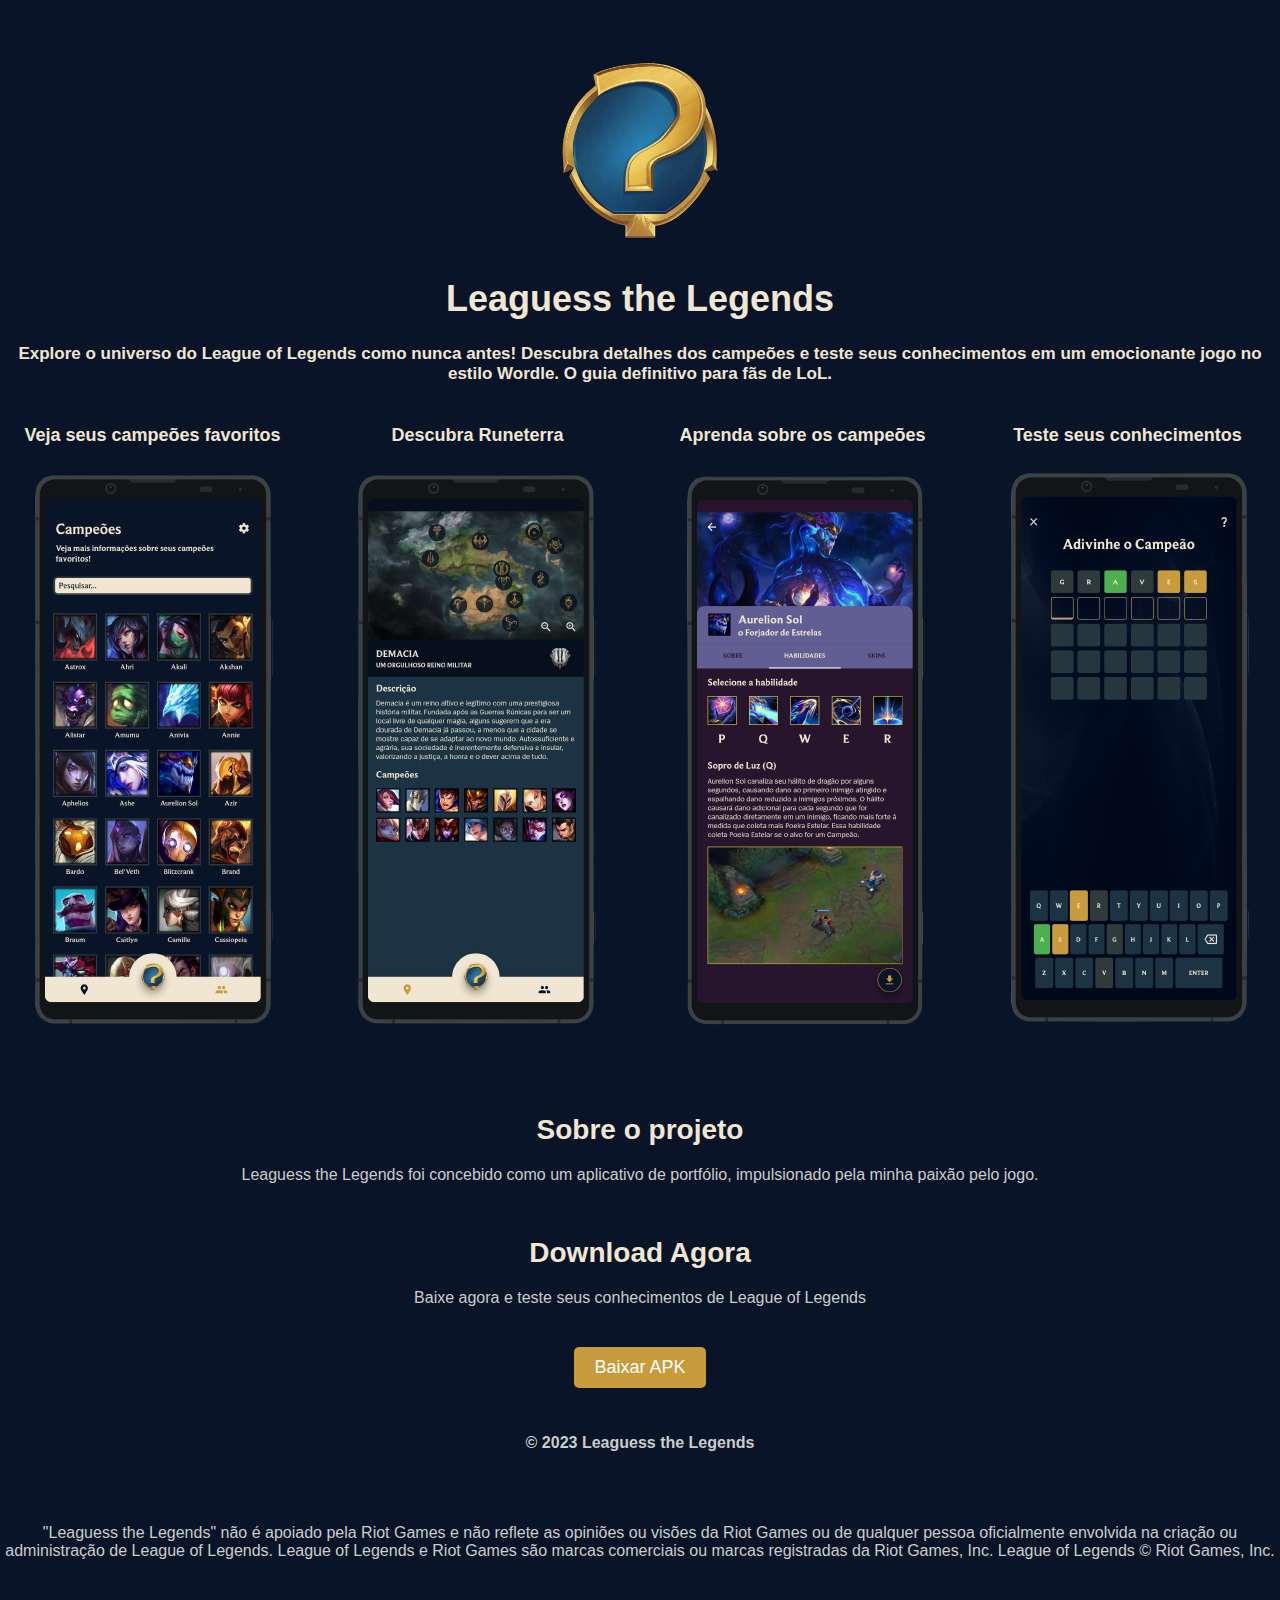
<file: index.html>
<!DOCTYPE html>
<html lang="pt-BR">

<head>
  <meta charset="UTF-8">
  <meta name="viewport" content="width=device-width, initial-scale=1.0">
  <title>Leaguess the Legends</title>
  <link rel="stylesheet" href="styles.css">
</head>

<body>
  <header>
    <img src="assets/app_logo.png" alt="" width="200">
    <h1>Leaguess the Legends</h1>
    <h4>Explore o universo do League of Legends como nunca antes! Descubra detalhes dos campeões e teste seus
      conhecimentos em um emocionante jogo no estilo Wordle. O guia definitivo para fãs de LoL.</h4>
    <div class="grid-container">
      <div class="grid-item">
        <p>Veja seus campeões favoritos</p>
        <img src="assets/1.png" alt="Imagem 1">
      </div>
      <div class="grid-item">
        <p>Descubra Runeterra</p>
        <img src="assets/2.png" alt="Imagem 2">
      </div>
      <div class="grid-item">
        <p>Aprenda sobre os campeões</p>
        <img src="assets/4.png" alt="Imagem 4">
      </div>
      <div class="grid-item">
        <p>Teste seus conhecimentos</p>
        <img src="assets/3.png" alt="Imagem 3">
      </div>
    </div>
  </header>
  <section id="about">
    <div class="about-content">
      <h2>Sobre o projeto</h2>
      <p>Leaguess the Legends foi concebido como um aplicativo de portfólio, impulsionado pela minha paixão pelo jogo.
      </p>

    </div>
  </section>

  <section id="download">
    <div class="download-content">
      <h2>Download Agora</h2>
      <p>Baixe agora e teste seus conhecimentos de League of Legends</p>
      <a href="https://drive.google.com/file/d/1QovEvfVCJqgyzWWQu04dkp644U2xrV01/view?usp=sharing" target="_blank"
        class="download-button">Baixar APK</a>
    </div>
  </section>

  <footer>
    <p><b>&copy; 2023 Leaguess the Legends</b></p>
    <br>
    <br>
    <p>"Leaguess the Legends" não é apoiado pela Riot Games e não reflete as opiniões ou visões da Riot Games ou de
      qualquer pessoa oficialmente envolvida na criação ou administração de League of Legends. League of Legends e Riot
      Games são marcas comerciais ou marcas registradas da Riot Games, Inc. League of Legends © Riot Games, Inc.</p>
  </footer>
</body>

</html>
</file>
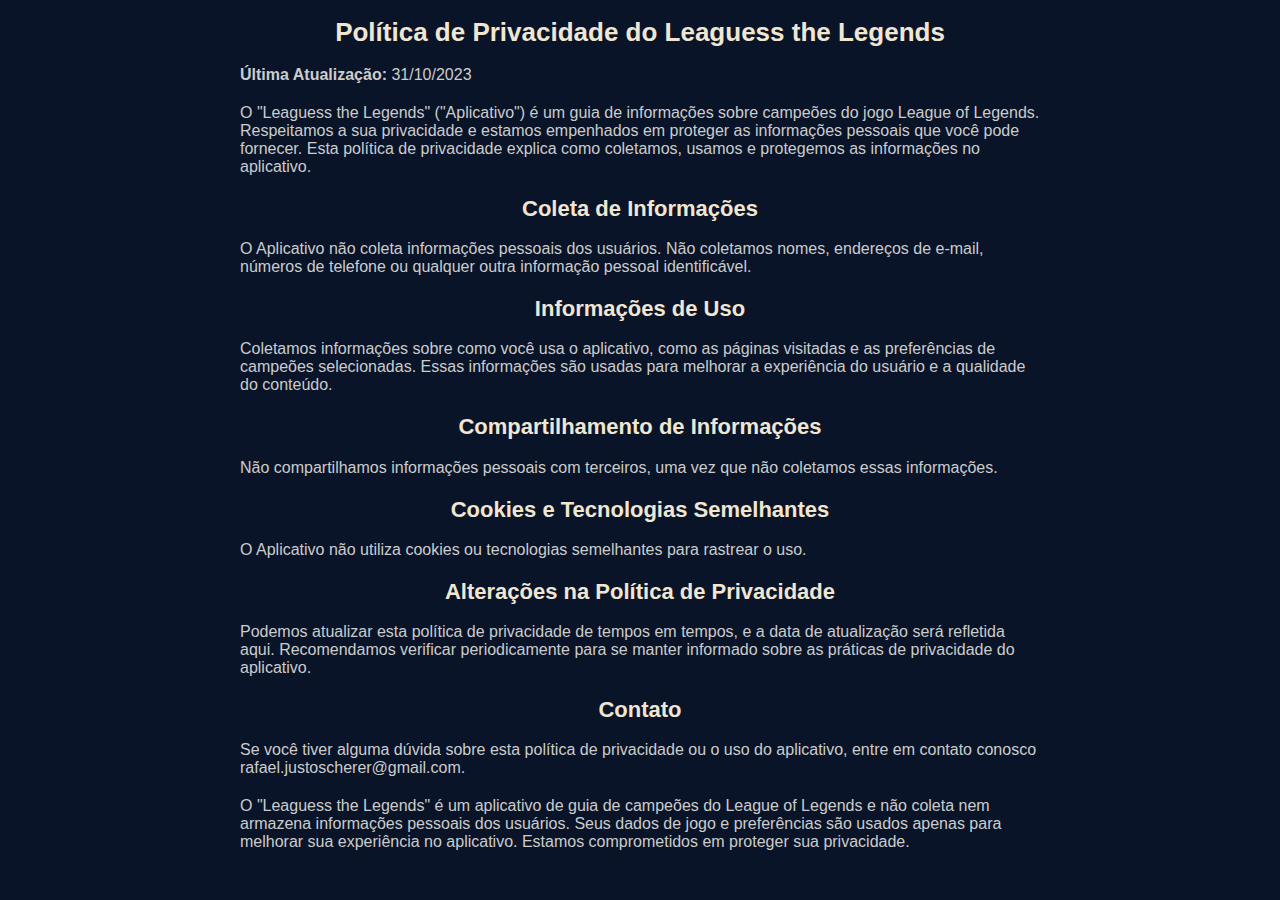
<file: politics.html>
<!DOCTYPE html>
<html>

<head>
  <meta charset="UTF-8">
  <title>Política de Privacidade - Leaguess the Legends</title>
  <link rel="stylesheet" href="politics_style.css">


</head>

<body>
  <div class="body-div"></div>
  <h1>Política de Privacidade do Leaguess the Legends</h1>

  <p><strong>Última Atualização:</strong> 31/10/2023</p>

  <p>O "Leaguess the Legends" ("Aplicativo") é um guia de informações sobre campeões do jogo League of Legends.
    Respeitamos a sua privacidade e estamos empenhados em proteger as informações pessoais que você pode fornecer. Esta
    política de privacidade explica como coletamos, usamos e protegemos as informações no aplicativo.</p>

  <h2>Coleta de Informações</h2>
  <p>O Aplicativo não coleta informações pessoais dos usuários. Não coletamos nomes, endereços de e-mail, números de
    telefone ou qualquer outra informação pessoal identificável.</p>

  <h2>Informações de Uso</h2>
  <p>Coletamos informações sobre como você usa o aplicativo, como as páginas visitadas e as preferências de campeões
    selecionadas. Essas informações são usadas para melhorar a experiência do usuário e a qualidade do conteúdo.</p>

  <h2>Compartilhamento de Informações</h2>
  <p>Não compartilhamos informações pessoais com terceiros, uma vez que não coletamos essas informações.</p>

  <h2>Cookies e Tecnologias Semelhantes</h2>
  <p>O Aplicativo não utiliza cookies ou tecnologias semelhantes para rastrear o uso.</p>

  <h2>Alterações na Política de Privacidade</h2>
  <p>Podemos atualizar esta política de privacidade de tempos em tempos, e a data de atualização será refletida aqui.
    Recomendamos verificar periodicamente para se manter informado sobre as práticas de privacidade do aplicativo.</p>

  <h2>Contato</h2>
  <p>Se você tiver alguma dúvida sobre esta política de privacidade ou o uso do aplicativo, entre em contato conosco
    rafael.justoscherer@gmail.com.</p>

  <p>O "Leaguess the Legends" é um aplicativo de guia de campeões do League of Legends e não coleta nem armazena
    informações pessoais dos usuários. Seus dados de jogo e preferências são usados apenas para melhorar sua experiência
    no aplicativo. Estamos comprometidos em proteger sua privacidade.</p>
  </div>
</body>

</html>
</file>
<file: styles.css>
body {
  font-family: Arial, sans-serif;
  background-color: #091428;
  /* Cor de fundo inspirada no League of Legends */
  margin: 0;
  padding: 0;
  color: #fff;
  /* Cor do texto principal */
}

header {
  background-color: #091428;
  /* Cor de destaque do League of Legends */
  text-align: center;
  padding: 50px 0;
}

h1 {
  font-size: 36px;
  color: #f0e6d2;
}

p {
  font-size: 18px;
  margin-bottom: 20px;
  color: #ccc;
}

.download-button {
  display: inline-block;
  padding: 10px 20px;
  background-color: #C89B3C;
  /* Cor de destaque do League of Legends */
  color: #fff;
  text-decoration: none;
  border-radius: 5px;
  font-size: 18px;
  margin-top: 20px;
  transition: background-color 0.3s ease;
}

.download-button:hover {
  background-color: #e5b866;
  /* Cor de destaque do League of Legends - hover */
}

section {
  text-align: center;
  padding: 0px 0;
}

section h2 {
  font-size: 28px;
  margin-bottom: 20px;
  color: #f0e6d2;
  /* Cor de destaque do League of Legends */
}

#download {
  background-color: #091428;
  /* Cor de fundo para a seção de download */
}

#download .download-content {
  padding: 10px;
}

footer {
  background-color: #091428;
  /* Cor de fundo inspirada no League of Legends */
  text-align: center;
  padding: 20px 0;
  color: #fff;
  /* Cor do texto do rodapé */
}

/* Estilizando o grid */
.grid-container {
  display: grid;
  grid-template-columns: repeat(4, 1fr);
  /* 4 colunas igualmente espaçadas */
  grid-gap: 20px;
  /* Espaçamento entre as células */
}

.grid-item {
  text-align: center;
}

/* Estilizando as imagens */
img {
  max-width: 100%;
  height: auto;
}

/* Estilizando o texto */
p {
  font-size: 16px;
}

.grid-item p {
  font-size: 18px;
  color: #f0e6d2;
  font-weight: 600;

}

h4 {
  font-size: 17px;
  color: #f0e6d2;
  font-weight: 600;
}
</file>
<file: politics_style.css>
body {
  font-family: Arial, sans-serif;
  background-color: #091428;
  text-align: center;

  margin: 0;
  padding: 0;

  color: #f0e6d2;

}


h1 {
  font-size: 26px;
  color: #f0e6d2;
  text-align: center;
}

h2 {
  font-size: 22px;
  color: #f0e6d2;
  text-align: center;

}

p {
  font-size: 16px;
  margin-bottom: 20px;
  color: #ccc;
  text-align: left;

  margin-left: auto;
  margin-right: auto;
  max-width: 800px;
}
</file>
